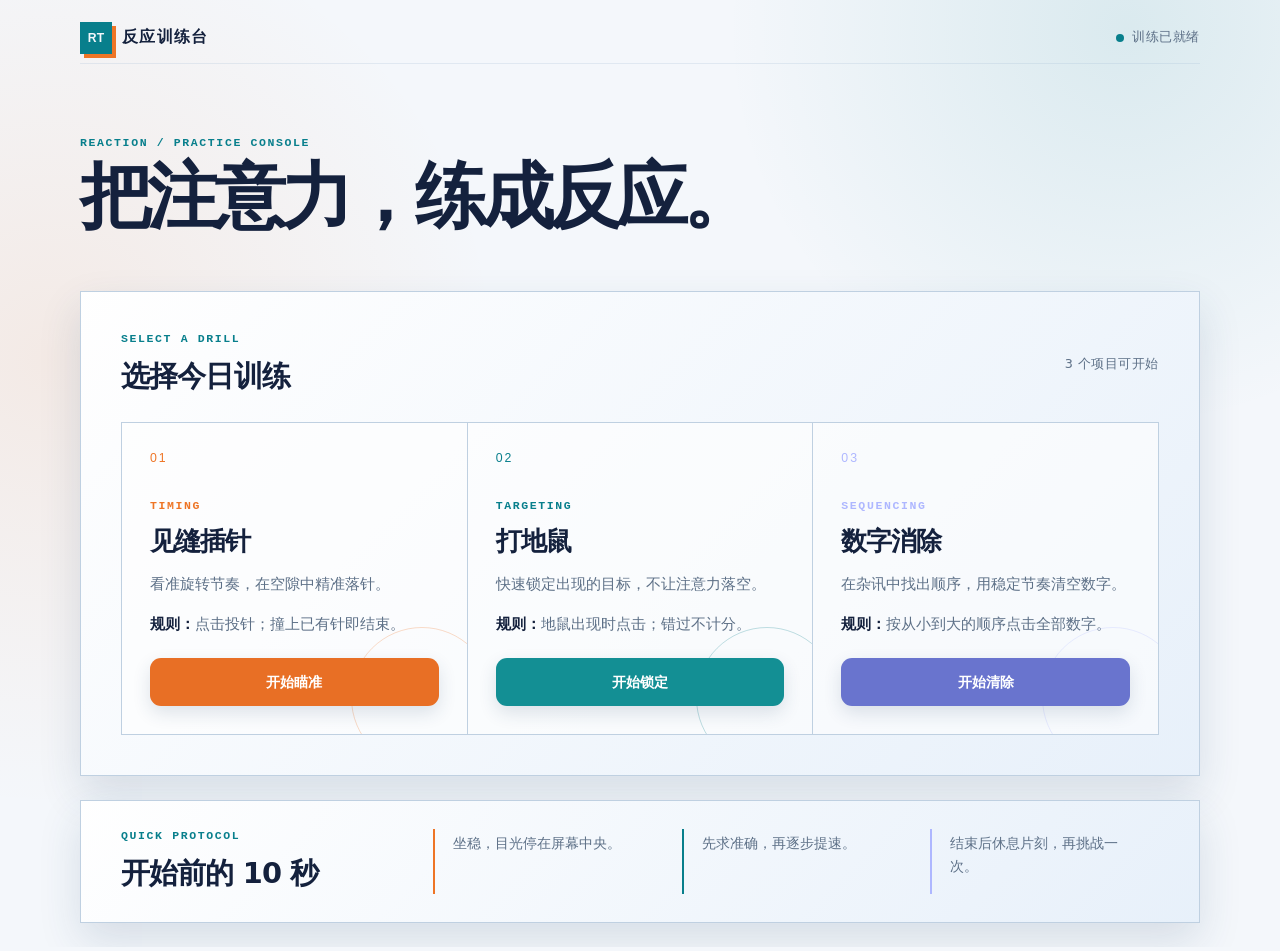
<file: reaction-training/index.html>
<!doctype html>
<html lang="zh-CN">
  <head>
    <meta charset="utf-8">
    <meta name="viewport" content="width=device-width, initial-scale=1">
    <meta name="description" content="三种短时反应训练，随时校准你的专注节奏。">
    <title>反应训练台</title>
    <link rel="stylesheet" href="assets/styles.css">
  </head>
  <body>
    <main class="site-shell">
      <header class="topbar">
        <a class="brand" href="index.html" aria-label="反应训练台首页">
          <span class="brand-mark" aria-hidden="true">RT</span>
          <span>反应训练台</span>
        </a>
        <p class="topbar-note"><span class="pulse-scale" aria-hidden="true"></span>训练已就绪</p>
      </header>

      <section class="hero" aria-labelledby="page-title">
        <p class="eyebrow">REACTION / PRACTICE CONSOLE</p>
        <h1 id="page-title">把注意力，练成反应。</h1>
      </section>

      <section class="game-panel" aria-labelledby="game-heading">
        <div class="section-heading">
          <div>
            <p class="eyebrow">SELECT A DRILL</p>
            <h2 id="game-heading">选择今日训练</h2>
          </div>
          <p class="status-line">3 个项目可开始</p>
        </div>

        <div class="game-grid">
          <article class="game-card game-card--needle">
            <div class="card-index" aria-hidden="true">01</div>
            <p class="card-kicker">TIMING</p>
            <h3>见缝插针</h3>
            <p>看准旋转节奏，在空隙中精准落针。</p>
            <p class="rule-line"><strong>规则：</strong>点击投针；撞上已有针即结束。</p>
            <a class="action-button" href="games/needle.html">开始瞄准</a>
          </article>

          <article class="game-card game-card--mole">
            <div class="card-index" aria-hidden="true">02</div>
            <p class="card-kicker">TARGETING</p>
            <h3>打地鼠</h3>
            <p>快速锁定出现的目标，不让注意力落空。</p>
            <p class="rule-line"><strong>规则：</strong>地鼠出现时点击；错过不计分。</p>
            <a class="action-button" href="games/whack-a-mole.html">开始锁定</a>
          </article>

          <article class="game-card game-card--number">
            <div class="card-index" aria-hidden="true">03</div>
            <p class="card-kicker">SEQUENCING</p>
            <h3>数字消除</h3>
            <p>在杂讯中找出顺序，用稳定节奏清空数字。</p>
            <p class="rule-line"><strong>规则：</strong>按从小到大的顺序点击全部数字。</p>
            <a class="action-button" href="games/number-clear.html">开始清除</a>
          </article>
        </div>
      </section>

      <section class="result-panel" aria-labelledby="tips-heading">
        <div>
          <p class="eyebrow">QUICK PROTOCOL</p>
          <h2 id="tips-heading">开始前的 10 秒</h2>
        </div>
        <ol class="choice-row">
          <li>坐稳，目光停在屏幕中央。</li>
          <li>先求准确，再逐步提速。</li>
          <li>结束后休息片刻，再挑战一次。</li>
        </ol>
      </section>
    </main>
  </body>
</html>
</file>
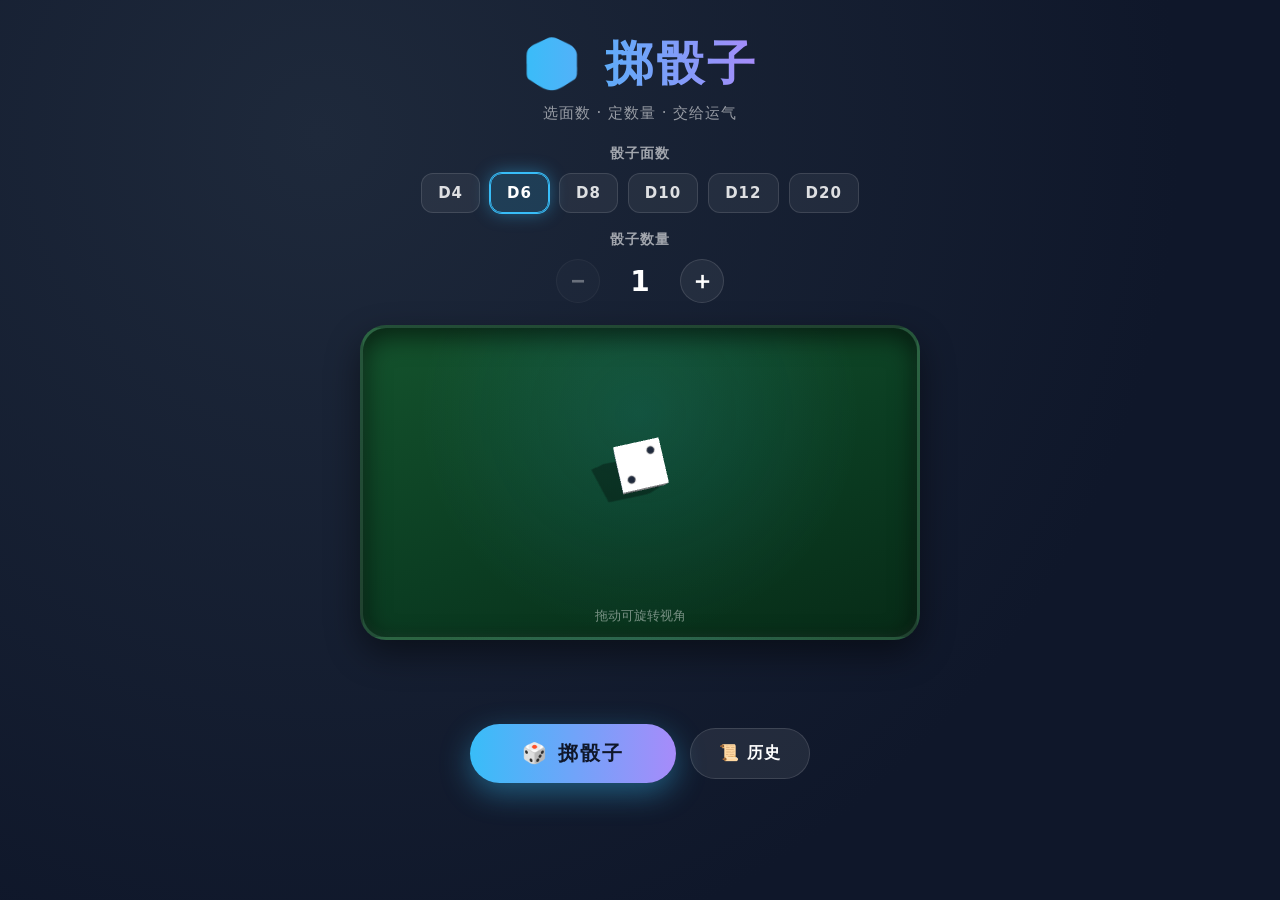
<file: dice-roller/dice-roller.html>
<!DOCTYPE html>
<html lang="zh-CN">
<head>
<meta charset="UTF-8">
<meta name="viewport" content="width=device-width, initial-scale=1.0">
<title>掷骰子</title>
<style>
  :root {
    --bg1: #0f172a;
    --bg2: #1e293b;
    --accent: #38bdf8;
    --accent2: #a78bfa;
    --card: rgba(255, 255, 255, 0.06);
    --card-border: rgba(255, 255, 255, 0.12);
  }
  * { box-sizing: border-box; margin: 0; padding: 0; }
  html { color-scheme: dark; }
  html, body { height: 100%; }
  body {
    min-height: 100vh;
    font-family: "PingFang SC", "Microsoft YaHei", "Segoe UI", system-ui, sans-serif;
    color: #fff;
    background: radial-gradient(circle at 25% 15%, var(--bg2), var(--bg1) 70%);
    display: flex;
    flex-direction: column;
    align-items: center;
    padding: 32px 16px 40px;
    overflow-x: hidden;
  }
  .header { text-align: center; margin-bottom: 22px; }
  .header h1 {
    font-size: clamp(30px, 6vw, 48px);
    font-weight: 800;
    letter-spacing: 3px;
    background: linear-gradient(90deg, var(--accent), var(--accent2));
    -webkit-background-clip: text;
    background-clip: text;
    -webkit-text-fill-color: transparent;
  }
  .header p {
    margin-top: 8px;
    font-size: 15px;
    color: rgba(255, 255, 255, 0.55);
    letter-spacing: 1px;
  }
  /* 控制区 */
  .controls-panel {
    width: 100%;
    max-width: 560px;
    display: flex;
    flex-direction: column;
    gap: 18px;
    margin-bottom: 22px;
  }
  .ctrl-row {
    display: flex;
    flex-direction: column;
    gap: 10px;
    align-items: center;
  }
  .ctrl-label {
    font-size: 14px;
    font-weight: 600;
    letter-spacing: 1px;
    color: rgba(255, 255, 255, 0.6);
  }
  .faces { display: flex; gap: 10px; flex-wrap: wrap; justify-content: center; }
  .face-btn {
    font-family: inherit;
    font-size: 15px;
    font-weight: 700;
    letter-spacing: 1px;
    color: rgba(255, 255, 255, 0.85);
    background: var(--card);
    border: 1.5px solid var(--card-border);
    border-radius: 12px;
    padding: 10px 16px;
    cursor: pointer;
    transition: transform .15s ease, border-color .15s ease, background .15s ease, box-shadow .15s ease;
    user-select: none;
  }
  .face-btn:hover { transform: translateY(-2px); border-color: rgba(255,255,255,0.3); }
  .face-btn.active {
    border-color: var(--accent);
    background: rgba(56, 189, 248, 0.16);
    color: #fff;
    box-shadow: 0 0 0 1px var(--accent), 0 0 18px rgba(56, 189, 248, 0.45);
  }
  .stepper { display: flex; align-items: center; gap: 16px; }
  .step-btn {
    width: 44px; height: 44px;
    border-radius: 50%;
    border: 1.5px solid var(--card-border);
    background: var(--card);
    color: #fff;
    font-size: 24px; font-weight: 700; line-height: 1;
    cursor: pointer;
    display: flex; align-items: center; justify-content: center;
    transition: transform .15s ease, background .15s ease, border-color .15s ease, opacity .15s ease;
    user-select: none;
  }
  .step-btn:hover:not(:disabled) { background: rgba(255,255,255,0.14); border-color: rgba(255,255,255,0.3); transform: translateY(-2px); }
  .step-btn:active:not(:disabled) { transform: translateY(1px); }
  .step-btn:disabled { opacity: .35; cursor: not-allowed; }
  .count-val { min-width: 48px; text-align: center; font-size: 28px; font-weight: 800; font-variant-numeric: tabular-nums; }

  /* 托盘（Three.js 画布容器） */
  .tray {
    position: relative;
    width: 100%;
    max-width: 560px;
    aspect-ratio: 16 / 9;
    margin-bottom: 22px;
    border-radius: 26px;
    overflow: hidden;
    background:
      radial-gradient(circle at 50% 28%, rgba(56,189,248,0.12), transparent 62%),
      linear-gradient(160deg, #14532d, #0b3d22 55%, #072b17);
    border: 3px solid rgba(255,255,255,0.10);
    box-shadow:
      inset 0 8px 26px rgba(0,0,0,0.6),
      inset 0 -3px 10px rgba(255,255,255,0.05),
      0 14px 34px rgba(0,0,0,0.45);
  }
  .tray canvas { position: absolute; inset: 0; width: 100% !important; height: 100% !important; display: block; }
  .tray-hint {
    position: absolute;
    left: 0; right: 0; bottom: 12px;
    text-align: center;
    font-size: 13px;
    color: rgba(255,255,255,0.45);
    pointer-events: none;
    transition: opacity .3s ease;
  }

  /* 结果区 */
  .result {
    height: 42px;
    margin-bottom: 20px;
    font-size: clamp(18px, 4vw, 26px);
    font-weight: 700;
    display: flex; align-items: center; justify-content: center;
    opacity: 0; transform: translateY(8px);
    transition: opacity .4s ease, transform .4s ease;
    text-align: center;
  }
  .result.show { opacity: 1; transform: translateY(0); }
  .result .total {
    background: linear-gradient(90deg, var(--accent), var(--accent2));
    -webkit-background-clip: text; background-clip: text;
    -webkit-text-fill-color: transparent;
    margin: 0 6px; font-size: 1.25em;
  }

  /* 按钮区 */
  .actions {
    display: flex; gap: 14px; align-items: center;
    flex-wrap: wrap; justify-content: center; margin-bottom: 30px;
  }
  .btn {
    border: none; cursor: pointer; font-family: inherit;
    font-size: 20px; font-weight: 800; letter-spacing: 2px;
    color: #0f172a; padding: 16px 52px; border-radius: 999px;
    background: linear-gradient(90deg, var(--accent), var(--accent2));
    box-shadow: 0 10px 30px rgba(56, 189, 248, 0.4);
    transition: transform .15s ease, box-shadow .15s ease, opacity .2s ease;
  }
  .btn:hover:not(:disabled) { transform: translateY(-2px); box-shadow: 0 14px 38px rgba(56, 189, 248, 0.55); }
  .btn:active:not(:disabled) { transform: translateY(1px); }
  .btn:disabled { cursor: not-allowed; opacity: .6; filter: saturate(.7); }
  .btn.ghost {
    background: rgba(255,255,255,0.08); color: #fff;
    border: 1.5px solid var(--card-border); box-shadow: none;
    font-size: 16px; letter-spacing: 1px; padding: 14px 28px;
  }
  .btn.ghost:hover:not(:disabled) { background: rgba(255,255,255,0.16); box-shadow: none; transform: translateY(-2px); }

  /* 历史记录 */
  .history { width: 100%; max-width: 560px; display: none; }
  .history.show { display: block; }
  .history-head { display: flex; align-items: center; justify-content: space-between; margin-bottom: 12px; }
  .history-head h3 { font-size: 15px; font-weight: 700; color: rgba(255,255,255,0.75); letter-spacing: 1px; }
  .clear-btn {
    font-family: inherit; font-size: 13px; color: rgba(255,255,255,0.6);
    background: none; border: none; cursor: pointer;
    text-decoration: underline; transition: color .15s ease;
  }
  .clear-btn:hover { color: #f87171; }
  .history-list { display: flex; flex-direction: column; gap: 8px; }
  .hist-item {
    display: flex; align-items: center; justify-content: space-between; gap: 12px;
    background: var(--card); border: 1.5px solid var(--card-border);
    border-radius: 12px; padding: 10px 14px; font-size: 14px;
  }
  .hist-item .tag { flex-shrink: 0; font-weight: 700; color: var(--accent); font-variant-numeric: tabular-nums; }
  .hist-item .rolls { flex: 1; color: rgba(255,255,255,0.7); word-break: break-word; text-align: center; font-variant-numeric: tabular-nums; }
  .hist-item .sum { flex-shrink: 0; font-weight: 800; font-variant-numeric: tabular-nums; }
  .hist-empty { text-align: center; color: rgba(255,255,255,0.4); font-size: 14px; padding: 16px 0; }

  @media (max-width: 560px) {
    .btn { padding: 14px 36px; font-size: 18px; }
    .face-btn { padding: 9px 12px; font-size: 14px; }
  }
</style>
</head>
<body>
  <div class="header">
    <h1>🎲 掷骰子</h1>
    <p>选面数 · 定数量 · 交给运气</p>
  </div>

  <div class="controls-panel">
    <div class="ctrl-row">
      <span class="ctrl-label">骰子面数</span>
      <div class="faces" id="faces"></div>
    </div>
    <div class="ctrl-row">
      <span class="ctrl-label">骰子数量</span>
      <div class="stepper">
        <button class="step-btn" id="minusBtn" aria-label="减少">−</button>
        <span class="count-val" id="countVal">1</span>
        <button class="step-btn" id="plusBtn" aria-label="增加">＋</button>
      </div>
    </div>
  </div>

  <div class="tray" id="tray">
    <div class="tray-hint" id="trayHint">拖动可旋转视角</div>
  </div>

  <div class="result" id="result"></div>

  <div class="actions">
    <button class="btn" id="rollBtn">🎲 掷骰子</button>
    <button class="btn ghost" id="historyBtn">📜 历史</button>
  </div>

  <div class="history" id="history">
    <div class="history-head">
      <h3>📜 投掷历史</h3>
      <button class="clear-btn" id="clearBtn">清空</button>
    </div>
    <div class="history-list" id="historyList"></div>
  </div>

  <script src="three.min.js"></script>
  <script src="dice-3d.js"></script>
  <script src="app.js"></script>
</body>
</html>
</file>
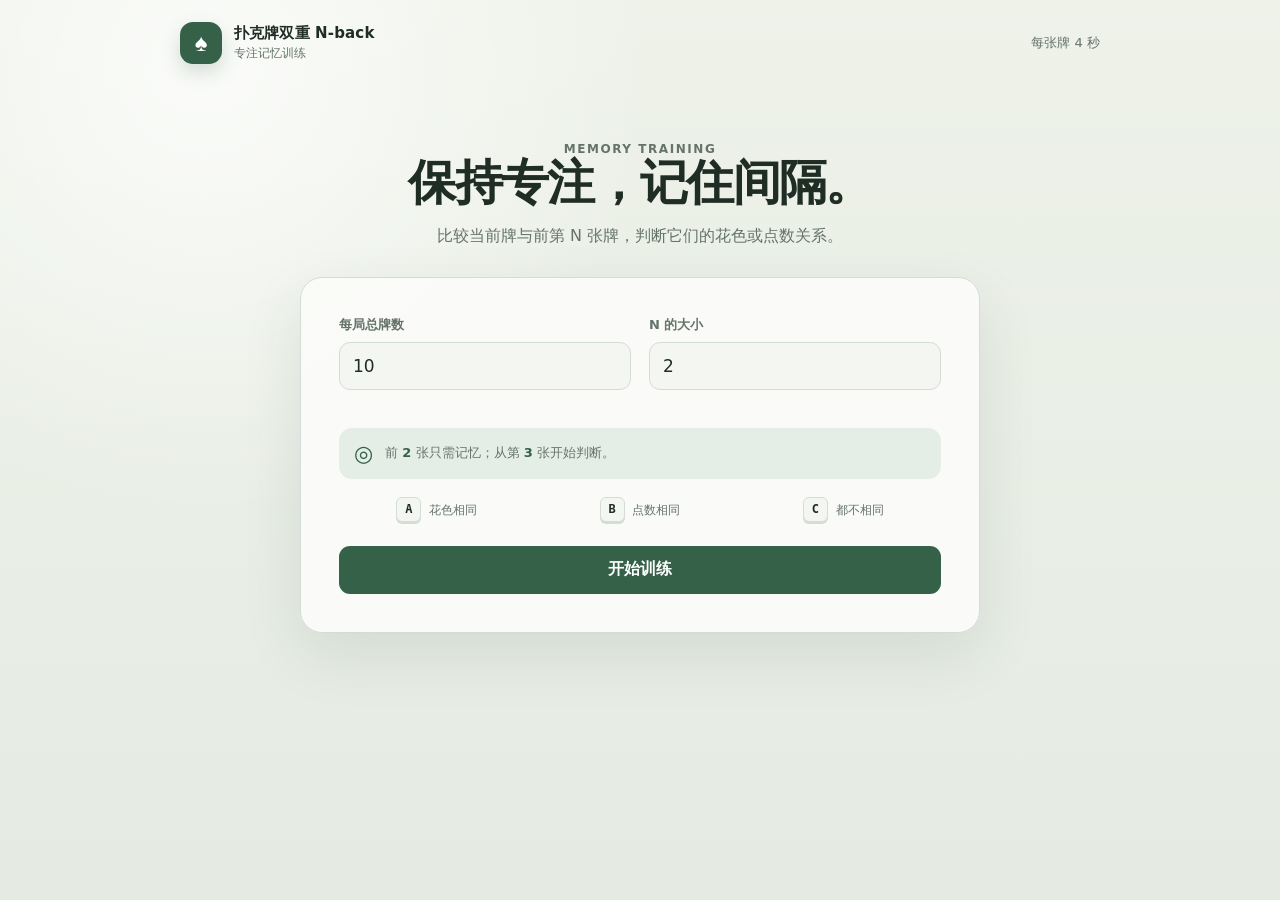
<file: poker-n-back/poker-n-back.html>
<!DOCTYPE html>
<html lang="zh-CN">
<head>
  <meta charset="UTF-8">
  <meta name="viewport" content="width=device-width, initial-scale=1.0, viewport-fit=cover">
  <meta name="color-scheme" content="light dark">
  <title>扑克牌双重 N-back</title>
  <link rel="stylesheet" href="styles.css">
</head>
<body>
  <div class="page-shell">
    <header class="site-header">
      <a class="brand" href="#" aria-label="扑克牌双重 N-back 首页">
        <span class="brand-mark" aria-hidden="true">♠</span>
        <span>
          <strong>扑克牌双重 N-back</strong>
          <small>专注记忆训练</small>
        </span>
      </a>
      <span class="header-note">每张牌 4 秒</span>
    </header>

    <main>
      <section id="setup-view" class="view setup-view" aria-labelledby="setup-title">
        <div class="intro-block">
          <p class="eyebrow">Memory training</p>
          <h1 id="setup-title">保持专注，记住间隔。</h1>
          <p class="intro-copy">比较当前牌与前第 N 张牌，判断它们的花色或点数关系。</p>
        </div>

        <div class="panel setup-panel">
          <form id="setup-form" novalidate>
            <div class="field-grid">
              <div class="field">
                <label for="total-cards">每局总牌数</label>
                <input id="total-cards" name="totalCards" type="number" min="2" max="100" step="1" value="10" inputmode="numeric" aria-describedby="total-cards-error">
                <p id="total-cards-error" class="field-error" aria-live="polite"></p>
              </div>
              <div class="field">
                <label for="n-value">N 的大小</label>
                <input id="n-value" name="n" type="number" min="1" step="1" value="2" inputmode="numeric" aria-describedby="n-value-error">
                <p id="n-value-error" class="field-error" aria-live="polite"></p>
              </div>
            </div>

            <div id="rules-summary" class="rules-summary">
              <span class="rules-icon" aria-hidden="true">◎</span>
              <p>前 <strong>2</strong> 张只需记忆；从第 <strong>3</strong> 张开始判断。</p>
            </div>

            <div class="rule-legend" aria-label="判断规则">
              <span><kbd>A</kbd> 花色相同</span>
              <span><kbd>B</kbd> 点数相同</span>
              <span><kbd>C</kbd> 都不相同</span>
            </div>

            <button id="start-button" class="primary-button" type="submit">开始训练</button>
          </form>
        </div>
      </section>

      <section id="play-view" class="view play-view" aria-labelledby="play-title" hidden>
        <h1 id="play-title" class="visually-hidden">训练进行中</h1>
        <div class="play-header">
          <div>
            <span class="meta-label">当前进度</span>
            <p class="progress-copy"><strong id="current-index">1</strong> / <span id="total-count">10</span></p>
          </div>
          <div class="timer-copy">
            <span class="meta-label">剩余时间</span>
            <p><strong id="timer-value">4.0</strong> 秒</p>
          </div>
        </div>

        <div class="timer-track" role="progressbar" aria-label="本张牌剩余时间" aria-valuemin="0" aria-valuemax="4000" aria-valuenow="4000">
          <div id="timer-bar" class="timer-bar"></div>
        </div>

        <div class="stage-copy">
          <span id="stage-badge" class="stage-badge">记忆阶段</span>
          <p id="comparison-copy">记住这张牌，暂时无需判断</p>
        </div>

        <div class="card-stage" aria-live="off">
          <div id="playing-card" class="playing-card" role="img" aria-label="黑桃 A">
            <div class="card-corner">
              <span id="card-rank">A</span>
              <span id="card-suit">♠</span>
            </div>
            <span id="card-suit-large" class="card-suit-large" aria-hidden="true">♠</span>
            <div class="card-corner card-corner-bottom" aria-hidden="true">
              <span id="card-rank-bottom">A</span>
              <span id="card-suit-bottom">♠</span>
            </div>
          </div>
        </div>

        <div id="feedback" class="feedback" role="status" aria-live="polite"></div>

        <div class="answer-grid" aria-label="请选择判断结果">
          <button id="answer-a" class="answer-button" type="button" data-answer="A" disabled>
            <kbd>A</kbd><span>花色相同</span>
          </button>
          <button id="answer-b" class="answer-button" type="button" data-answer="B" disabled>
            <kbd>B</kbd><span>点数相同</span>
          </button>
          <button id="answer-c" class="answer-button" type="button" data-answer="C" disabled>
            <kbd>C</kbd><span>都不相同</span>
          </button>
        </div>
        <p class="keyboard-hint">点击按钮，或直接按键盘 A / B / C</p>
      </section>

      <section id="results-view" class="view results-view" aria-labelledby="results-title" hidden>
        <div class="results-heading">
          <div>
            <p class="eyebrow">Session complete</p>
            <h1 id="results-title">本局训练完成</h1>
          </div>
          <div class="result-actions">
            <button id="settings-button" class="secondary-button" type="button">修改设置</button>
            <button id="replay-button" class="primary-button compact" type="button">再来一局</button>
          </div>
        </div>

        <div class="score-panel panel">
          <div>
            <span class="meta-label">本局正确率</span>
            <p id="accuracy-value" class="accuracy-value">0%</p>
            <p id="score-detail" class="score-detail">0 / 0 次判断正确</p>
          </div>
          <div class="score-ring" aria-hidden="true"><span>✓</span></div>
        </div>

        <div class="records-panel panel">
          <div class="records-heading">
            <h2>逐牌对比记录</h2>
            <p>包括记忆牌、作答和超时情况</p>
          </div>
          <div class="table-scroll">
            <table>
              <thead>
                <tr>
                  <th scope="col">序号</th>
                  <th scope="col">当前牌</th>
                  <th scope="col">对比牌</th>
                  <th scope="col">你的选择</th>
                  <th scope="col">正确答案</th>
                  <th scope="col">结果</th>
                </tr>
              </thead>
              <tbody id="records-body"></tbody>
            </table>
          </div>
        </div>
      </section>
    </main>
  </div>

  <p id="live-region" class="visually-hidden" aria-live="polite"></p>

  <script src="game-core.js"></script>
  <script src="app.js"></script>
</body>
</html>
</file>
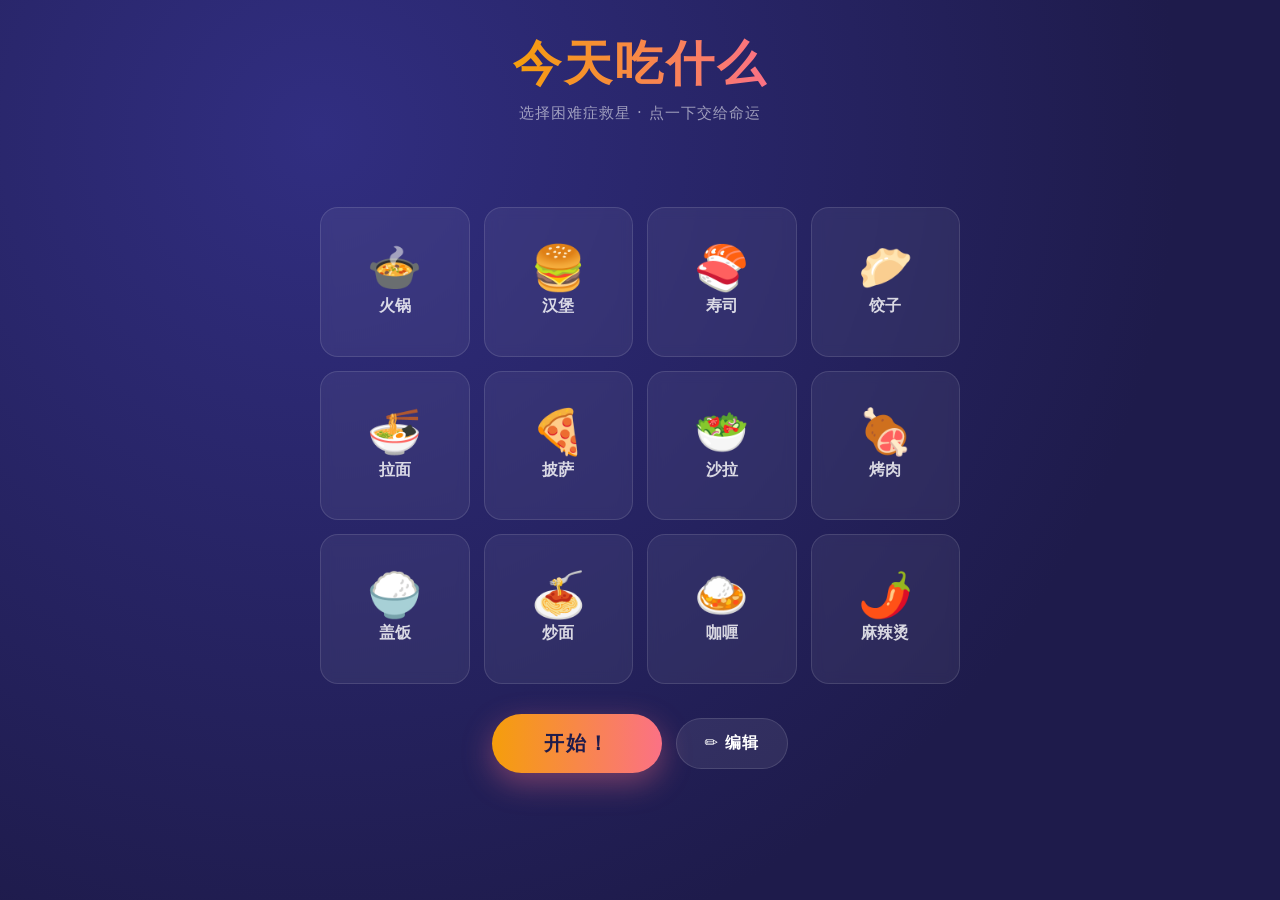
<file: what-to-eat/what-to-eat.html>
<!DOCTYPE html>
<html lang="zh-CN">
<head>
<meta charset="UTF-8">
<meta name="viewport" content="width=device-width, initial-scale=1.0">
<title>今天吃什么</title>
<style>
  :root {
    --bg1: #1e1b4b;
    --bg2: #312e81;
    --accent: #f59e0b;
    --accent2: #fb7185;
    --card: rgba(255, 255, 255, 0.06);
    --card-border: rgba(255, 255, 255, 0.12);
  }
  * { box-sizing: border-box; margin: 0; padding: 0; }
  html, body { height: 100%; }
  body {
    min-height: 100vh;
    font-family: "PingFang SC", "Microsoft YaHei", "Segoe UI", system-ui, sans-serif;
    color: #fff;
    background: radial-gradient(circle at 25% 15%, var(--bg2), var(--bg1) 70%);
    display: flex;
    flex-direction: column;
    align-items: center;
    padding: 32px 16px 40px;
    overflow-x: hidden;
  }
  .header { text-align: center; margin-bottom: 22px; }
  .header h1 {
    font-size: clamp(30px, 6vw, 48px);
    font-weight: 800;
    letter-spacing: 3px;
    background: linear-gradient(90deg, var(--accent), var(--accent2));
    -webkit-background-clip: text;
    background-clip: text;
    -webkit-text-fill-color: transparent;
  }
  .header p {
    margin-top: 8px;
    font-size: 15px;
    color: rgba(255, 255, 255, 0.55);
    letter-spacing: 1px;
  }
  .result {
    height: 42px;
    margin-bottom: 20px;
    font-size: clamp(18px, 4vw, 26px);
    font-weight: 700;
    display: flex;
    align-items: center;
    justify-content: center;
    opacity: 0;
    transform: translateY(8px);
    transition: opacity .4s ease, transform .4s ease;
    text-align: center;
  }
  .result.show { opacity: 1; transform: translateY(0); }
  .result .food-name {
    background: linear-gradient(90deg, var(--accent), var(--accent2));
    -webkit-background-clip: text;
    background-clip: text;
    -webkit-text-fill-color: transparent;
    margin: 0 6px;
  }

  .grid {
    display: grid;
    grid-template-columns: repeat(4, 1fr);
    gap: 14px;
    width: 100%;
    max-width: 640px;
    margin-bottom: 30px;
  }
  .cell {
    position: relative;
    aspect-ratio: 1 / 1;
    background: var(--card);
    border: 1.5px solid var(--card-border);
    border-radius: 18px;
    display: flex;
    flex-direction: column;
    align-items: center;
    justify-content: center;
    gap: 6px;
    padding: 8px;
    transition: transform .18s ease, box-shadow .18s ease, border-color .18s ease, background .18s ease;
    backdrop-filter: blur(6px);
    -webkit-backdrop-filter: blur(6px);
    cursor: default;
    user-select: none;
  }
  .cell:hover { transform: translateY(-3px); border-color: rgba(255,255,255,0.28); }
  .cell .emoji { font-size: clamp(30px, 7vw, 44px); line-height: 1; }
  .cell .name { font-size: clamp(13px, 3vw, 16px); color: rgba(255,255,255,0.82); font-weight: 600; }

  .cell.active {
    border-color: var(--accent);
    background: rgba(245, 158, 11, 0.16);
    box-shadow: 0 0 0 2px var(--accent), 0 0 24px rgba(245, 158, 11, 0.55);
    transform: translateY(-3px) scale(1.06);
    z-index: 2;
  }
  .cell.winner {
    border-color: var(--accent2);
    background: rgba(251, 113, 133, 0.18);
    box-shadow: 0 0 0 2px var(--accent2), 0 0 34px rgba(251, 113, 133, 0.7);
    z-index: 3;
    transform: scale(1.1);
    animation: pop 0.6s ease;
  }
  @keyframes pop {
    0%   { transform: scale(1.06); }
    40%  { transform: scale(1.22); }
    100% { transform: scale(1.1); }
  }
  /* 编辑模式下的删除角标 */
  .cell .del {
    position: absolute;
    top: -8px;
    right: -8px;
    width: 26px;
    height: 26px;
    border-radius: 50%;
    border: none;
    background: #ef4444;
    color: #fff;
    font-size: 16px;
    font-weight: 700;
    line-height: 1;
    cursor: pointer;
    display: none;
    align-items: center;
    justify-content: center;
    box-shadow: 0 3px 10px rgba(0,0,0,0.35);
    z-index: 4;
  }
  .cell .del:hover { background: #dc2626; transform: scale(1.12); }
  body.editing .cell .del { display: flex; }
  body.editing .cell { animation: wobble 0.4s ease infinite alternate; }
  body.editing .cell:hover { transform: none; }
  @keyframes wobble {
    from { transform: rotate(-1deg); }
    to   { transform: rotate(1deg); }
  }

  /* 按钮区 */
  .controls {
    display: flex;
    gap: 14px;
    align-items: center;
    flex-wrap: wrap;
    justify-content: center;
  }
  .btn {
    border: none;
    cursor: pointer;
    font-family: inherit;
    font-size: 20px;
    font-weight: 800;
    letter-spacing: 2px;
    color: #1e1b4b;
    padding: 16px 52px;
    border-radius: 999px;
    background: linear-gradient(90deg, var(--accent), var(--accent2));
    box-shadow: 0 10px 30px rgba(251, 113, 133, 0.4);
    transition: transform .15s ease, box-shadow .15s ease, opacity .2s ease;
  }
  .btn:hover:not(:disabled) { transform: translateY(-2px); box-shadow: 0 14px 38px rgba(251, 113, 133, 0.55); }
  .btn:active:not(:disabled) { transform: translateY(1px); }
  .btn:disabled { cursor: not-allowed; opacity: .6; filter: saturate(.7); }

  .btn.ghost {
    background: rgba(255,255,255,0.08);
    color: #fff;
    border: 1.5px solid var(--card-border);
    box-shadow: none;
    font-size: 16px;
    letter-spacing: 1px;
    padding: 14px 28px;
  }
  .btn.ghost:hover:not(:disabled) { background: rgba(255,255,255,0.16); box-shadow: none; transform: translateY(-2px); }
  /* 编辑面板 */
  .editor {
    width: 100%;
    max-width: 640px;
    margin-bottom: 30px;
    background: rgba(255,255,255,0.04);
    border: 1.5px solid var(--card-border);
    border-radius: 20px;
    padding: 20px;
    display: none;
  }
  body.editing .editor { display: block; }
  .editor h3 {
    font-size: 15px;
    font-weight: 700;
    color: rgba(255,255,255,0.75);
    margin-bottom: 12px;
    letter-spacing: 1px;
  }
  .editor h3:not(:first-child) { margin-top: 22px; }

  .add-row { display: flex; gap: 10px; flex-wrap: wrap; }
  .add-row input {
    font-family: inherit;
    font-size: 15px;
    color: #fff;
    background: rgba(0,0,0,0.25);
    border: 1.5px solid var(--card-border);
    border-radius: 12px;
    padding: 12px 14px;
    outline: none;
    transition: border-color .15s ease;
  }
  .add-row input:focus { border-color: var(--accent); }
  .add-row input.emoji-in { width: 72px; text-align: center; font-size: 22px; }
  .add-row input.name-in { flex: 1; min-width: 120px; }
  .add-row .btn.add {
    font-size: 15px;
    letter-spacing: 1px;
    padding: 12px 24px;
  }

  .palette {
    display: grid;
    grid-template-columns: repeat(auto-fill, minmax(84px, 1fr));
    gap: 10px;
    max-height: 320px;
    overflow-y: auto;
    padding: 4px 4px 4px 0;
  }
  .chip {
    display: flex;
    flex-direction: column;
    align-items: center;
    gap: 4px;
    padding: 10px 4px;
    border-radius: 14px;
    background: rgba(255,255,255,0.05);
    border: 1.5px solid var(--card-border);
    cursor: pointer;
    transition: transform .12s ease, background .12s ease, border-color .12s ease;
    user-select: none;
  }
  .chip:hover { background: rgba(255,255,255,0.12); transform: translateY(-2px); }
  .chip .c-emoji { font-size: 26px; line-height: 1; }
  .chip .c-name { font-size: 12px; color: rgba(255,255,255,0.7); }
  .chip.added {
    border-color: rgba(52, 211, 153, 0.6);
    background: rgba(52, 211, 153, 0.12);
    cursor: default;
  }
  .chip.added .c-name::after { content: " ✓"; color: #34d399; }
  .chip.added:hover { transform: none; }

  .editor .tip { font-size: 13px; color: rgba(255,255,255,0.45); margin-top: 6px; }

  @media (max-width: 560px) {
    .grid { gap: 10px; }
    .btn { padding: 14px 36px; font-size: 18px; }
  }

  /* 撒花彩带 */
  .confetti {
    position: fixed;
    top: -12px;
    width: 9px;
    height: 14px;
    border-radius: 2px;
    pointer-events: none;
    z-index: 50;
    opacity: 0;
  }
  @keyframes fall {
    0%   { transform: translateY(0) rotateZ(0deg); opacity: 1; }
    100% { transform: translateY(105vh) rotateZ(720deg); opacity: 1; }
  }
</style>
</head>
<body>
  <div class="header">
    <h1>今天吃什么</h1>
    <p>选择困难症救星 · 点一下交给命运</p>
  </div>

  <div class="result" id="result"></div>

  <div class="grid" id="grid"></div>

  <div class="editor" id="editor">
    <h3>➕ 自定义添加</h3>
    <div class="add-row">
      <input class="emoji-in" id="emojiIn" maxlength="4" placeholder="🍩" title="图标（emoji）">
      <input class="name-in" id="nameIn" maxlength="10" placeholder="输入食物名称，回车添加">
      <button class="btn add" id="addBtn">添加</button>
    </div>
    <p class="tip">图标可留空，会自动用 🍽️ 占位。列表已自动保存到本地浏览器。</p>

    <h3>🍱 从备选库里挑（点一下即可加入）</h3>
    <div class="palette" id="palette"></div>
  </div>

  <div class="controls">
    <button class="btn" id="startBtn">开始！</button>
    <button class="btn ghost" id="editBtn">✏️ 编辑</button>
    <button class="btn ghost" id="resetBtn" style="display:none">↺ 恢复默认</button>
  </div>

<script>
  // 默认食物（首次打开时使用）
  const DEFAULT_FOODS = [
    { emoji: "🍲", name: "火锅" },
    { emoji: "🍔", name: "汉堡" },
    { emoji: "🍣", name: "寿司" },
    { emoji: "🥟", name: "饺子" },
    { emoji: "🍜", name: "拉面" },
    { emoji: "🍕", name: "披萨" },
    { emoji: "🥗", name: "沙拉" },
    { emoji: "🍖", name: "烤肉" },
    { emoji: "🍚", name: "盖饭" },
    { emoji: "🍝", name: "炒面" },
    { emoji: "🍛", name: "咖喱" },
    { emoji: "🌶️", name: "麻辣烫" }
  ];

  // 备选食物库 —— 编辑模式里点一下即可加入
  const PALETTE = [
    { emoji: "🍚", name: "米饭" },
    { emoji: "🍛", name: "咖喱饭" },
    { emoji: "🍜", name: "拉面" },
    { emoji: "🍲", name: "火锅" },
    { emoji: "🍢", name: "关东煮" },
    { emoji: "🌶️", name: "麻辣烫" },
    { emoji: "🍝", name: "意面" },
    { emoji: "🥘", name: "烩饭" },
    { emoji: "🍳", name: "煎蛋" },
    { emoji: "🥚", name: "卤蛋" },
    { emoji: "🥟", name: "饺子" },
    { emoji: "🥠", name: "馄饨" },
    { emoji: "🫓", name: "馅饼" },
    { emoji: "🥧", name: "派" },
    { emoji: "🍕", name: "披萨" },
    { emoji: "🍔", name: "汉堡" },
    { emoji: "🌭", name: "热狗" },
    { emoji: "🥪", name: "三明治" },
    { emoji: "🌮", name: "塔可" },
    { emoji: "🌯", name: "卷饼" },
    { emoji: "🥙", name: "皮塔卷" },
    { emoji: "🧆", name: "沙拉三角" },
    { emoji: "🍟", name: "薯条" },
    { emoji: "🍗", name: "炸鸡" },
    { emoji: "🍖", name: "烤肉" },
    { emoji: "🥩", name: "牛排" },
    { emoji: "🥓", name: "培根" },
    { emoji: "🍤", name: "炸虾" },
    { emoji: "🦞", name: "龙虾" },
    { emoji: "🦀", name: "螃蟹" },
    { emoji: "🦐", name: "小龙虾" },
    { emoji: "🦑", name: "鱿鱼" },
    { emoji: "🐟", name: "烤鱼" },
    { emoji: "🍣", name: "寿司" },
    { emoji: "🍱", name: "便当" },
    { emoji: "🍙", name: "饭团" },
    { emoji: "🍘", name: "米饼" },
    { emoji: "🥮", name: "月饼" },
    { emoji: "🍠", name: "烤红薯" },
    { emoji: "🥔", name: "土豆" },
    { emoji: "🌽", name: "玉米" },
    { emoji: "🥗", name: "沙拉" },
    { emoji: "🥦", name: "西兰花" },
    { emoji: "🍅", name: "番茄" },
    { emoji: "🍄", name: "菌菇" },
    { emoji: "🧀", name: "芝士" },
    { emoji: "🥯", name: "贝果" },
    { emoji: "🥐", name: "可颂" },
    { emoji: "🍞", name: "面包" },
    { emoji: "🥖", name: "法棍" },
    { emoji: "🥨", name: "扭结饼" },
    { emoji: "🫔", name: "粽子" },
    { emoji: "🍥", name: "鱼板面" },
    { emoji: "🍡", name: "团子" },
    { emoji: "🍧", name: "刨冰" },
    { emoji: "🍨", name: "冰淇淋" },
    { emoji: "🍦", name: "甜筒" },
    { emoji: "🍰", name: "蛋糕" },
    { emoji: "🎂", name: "生日蛋糕" },
    { emoji: "🧁", name: "纸杯蛋糕" },
    { emoji: "🍮", name: "布丁" },
    { emoji: "🍩", name: "甜甜圈" },
    { emoji: "🍪", name: "曲奇" },
    { emoji: "🍫", name: "巧克力" },
    { emoji: "🍬", name: "糖果" },
    { emoji: "🥞", name: "松饼" },
    { emoji: "🧇", name: "华夫饼" },
    { emoji: "🍵", name: "茶" },
    { emoji: "🧋", name: "奶茶" },
    { emoji: "☕", name: "咖啡" },
    { emoji: "🥤", name: "汽水" },
    { emoji: "🧃", name: "果汁" },
    { emoji: "🍺", name: "啤酒" },
    { emoji: "🍜", name: "米线" },
    { emoji: "🍢", name: "串串" },
    { emoji: "🥣", name: "粥" },
    { emoji: "🍏", name: "水果" }
  ];
  const STORAGE_KEY = "whatToEat.foods.v1";

  const grid = document.getElementById("grid");
  const editor = document.getElementById("editor");
  const palette = document.getElementById("palette");
  const startBtn = document.getElementById("startBtn");
  const editBtn = document.getElementById("editBtn");
  const resetBtn = document.getElementById("resetBtn");
  const addBtn = document.getElementById("addBtn");
  const emojiIn = document.getElementById("emojiIn");
  const nameIn = document.getElementById("nameIn");
  const result = document.getElementById("result");

  let foods = loadFoods();
  let cells = [];
  let spinning = false;
  let editing = false;

  function loadFoods() {
    try {
      const raw = localStorage.getItem(STORAGE_KEY);
      if (raw) {
        const parsed = JSON.parse(raw);
        if (Array.isArray(parsed) && parsed.length) return parsed;
      }
    } catch (e) { /* 忽略损坏数据 */ }
    return DEFAULT_FOODS.slice();
  }

  function saveFoods() {
    try { localStorage.setItem(STORAGE_KEY, JSON.stringify(foods)); } catch (e) {}
  }

  // 渲染食物网格
  function renderGrid() {
    grid.innerHTML = "";
    // 最多四行：列数 = ceil(数量 / 4)，最少 4 列。超过 16 个自动加列而不加行。
    const cols = Math.max(4, Math.ceil(foods.length / 4));
    grid.style.gridTemplateColumns = `repeat(${cols}, 1fr)`;
    // 列数超过 4 时同步放宽宽度，让格子保持大小、只是往两侧扩展
    grid.style.maxWidth = (cols * 160) + "px";
    cells = foods.map((food, i) => {
      const cell = document.createElement("div");
      cell.className = "cell";
      cell.dataset.index = i;
      cell.innerHTML =
        `<span class="emoji">${food.emoji}</span>` +
        `<span class="name">${food.name}</span>` +
        `<button class="del" title="删除" aria-label="删除">×</button>`;
      cell.querySelector(".del").addEventListener("click", (e) => {
        e.stopPropagation();
        removeFood(i);
      });
      grid.appendChild(cell);
      return cell;
    });
  }

  // 渲染备选库
  function renderPalette() {
    palette.innerHTML = "";
    PALETTE.forEach(item => {
      const chip = document.createElement("div");
      chip.className = "chip";
      chip.innerHTML = `<span class="c-emoji">${item.emoji}</span><span class="c-name">${item.name}</span>`;
      chip.addEventListener("click", () => {
        if (hasFood(item.name)) return;
        foods.push({ emoji: item.emoji, name: item.name });
        saveFoods();
        renderGrid();
        refreshPaletteState();
      });
      palette.appendChild(chip);
    });
    refreshPaletteState();
  }

  // 已加入的备选打勾、禁用
  function refreshPaletteState() {
    Array.from(palette.children).forEach((chip, idx) => {
      const item = PALETTE[idx];
      if (hasFood(item.name)) chip.classList.add("added");
      else chip.classList.remove("added");
    });
  }

  function hasFood(name) {
    return foods.some(f => f.name === name);
  }

  function removeFood(index) {
    if (foods.length <= 1) {
      alert("至少要保留一种食物哦～");
      return;
    }
    foods.splice(index, 1);
    saveFoods();
    renderGrid();
    refreshPaletteState();
  }

  function addCustom() {
    const name = nameIn.value.trim();
    if (!name) { nameIn.focus(); return; }
    if (hasFood(name)) {
      alert("已经有这个食物啦～");
      nameIn.select();
      return;
    }
    const emoji = emojiIn.value.trim() || "🍽️";
    foods.push({ emoji, name });
    saveFoods();
    renderGrid();
    refreshPaletteState();
    emojiIn.value = "";
    nameIn.value = "";
    nameIn.focus();
  }
  // 编辑模式切换
  function setEditing(on) {
    editing = on;
    document.body.classList.toggle("editing", on);
    editBtn.textContent = on ? "✅ 完成" : "✏️ 编辑";
    resetBtn.style.display = on ? "" : "none";
    startBtn.disabled = on || spinning;
    if (on) {
      result.classList.remove("show");
      clearMarks();
      refreshPaletteState();
    }
  }

  function resetFoods() {
    if (!confirm("确定恢复成默认食物列表吗？当前的自定义会被清空。")) return;
    foods = DEFAULT_FOODS.slice();
    saveFoods();
    renderGrid();
    refreshPaletteState();
  }

  function clearMarks() {
    cells.forEach(c => c.classList.remove("active", "winner"));
  }

  // 跑马灯抽奖
  function spin() {
    if (spinning || editing) return;
    spinning = true;
    startBtn.disabled = true;
    editBtn.disabled = true;
    startBtn.textContent = "选择中…";
    result.classList.remove("show");
    clearMarks();

    const n = cells.length;
    const winner = Math.floor(Math.random() * n);
    const extraLoops = 2 + Math.floor(Math.random() * 2);
    // 从 0 出发，走 totalSteps 步后停在 winner
    const totalSteps = extraLoops * n + ((winner % n) + n) % n + n;

    let step = 0;
    let current = -1;

    function tick() {
      if (current >= 0) cells[current].classList.remove("active");
      current = step % n;
      cells[current].classList.add("active");

      step++;
      if (step > totalSteps) {
        finish(current);
        return;
      }
      const progress = step / totalSteps;
      const delay = 55 + Math.pow(progress, 2.6) * 380;
      setTimeout(tick, delay);
    }
    tick();
  }

  function finish(index) {
    const cell = cells[index];
    cell.classList.remove("active");
    cell.classList.add("winner");

    const food = foods[index];
    result.innerHTML = `今天吃 <span class="food-name">${food.emoji} ${food.name}</span> 吧！`;
    result.classList.add("show");
    launchConfetti();

    spinning = false;
    startBtn.disabled = false;
    editBtn.disabled = false;
    startBtn.textContent = "再来一次";
  }

  function launchConfetti() {
    const colors = ["#f59e0b", "#fb7185", "#a78bfa", "#34d399", "#60a5fa", "#fbbf24"];
    for (let i = 0; i < 60; i++) {
      const c = document.createElement("div");
      c.className = "confetti";
      c.style.left = Math.random() * 100 + "vw";
      c.style.background = colors[Math.floor(Math.random() * colors.length)];
      const duration = 1.8 + Math.random() * 1.4;
      const delay = Math.random() * 0.5;
      c.style.animation = `fall ${duration}s linear ${delay}s forwards`;
      document.body.appendChild(c);
      setTimeout(() => c.remove(), (duration + delay) * 1000 + 100);
    }
  }

  // 事件绑定
  startBtn.addEventListener("click", spin);
  editBtn.addEventListener("click", () => setEditing(!editing));
  resetBtn.addEventListener("click", resetFoods);
  addBtn.addEventListener("click", addCustom);
  nameIn.addEventListener("keydown", (e) => { if (e.key === "Enter") addCustom(); });
  emojiIn.addEventListener("keydown", (e) => { if (e.key === "Enter") nameIn.focus(); });

  // 初始化
  renderGrid();
  renderPalette();
</script>
</body>
</html>
</file>
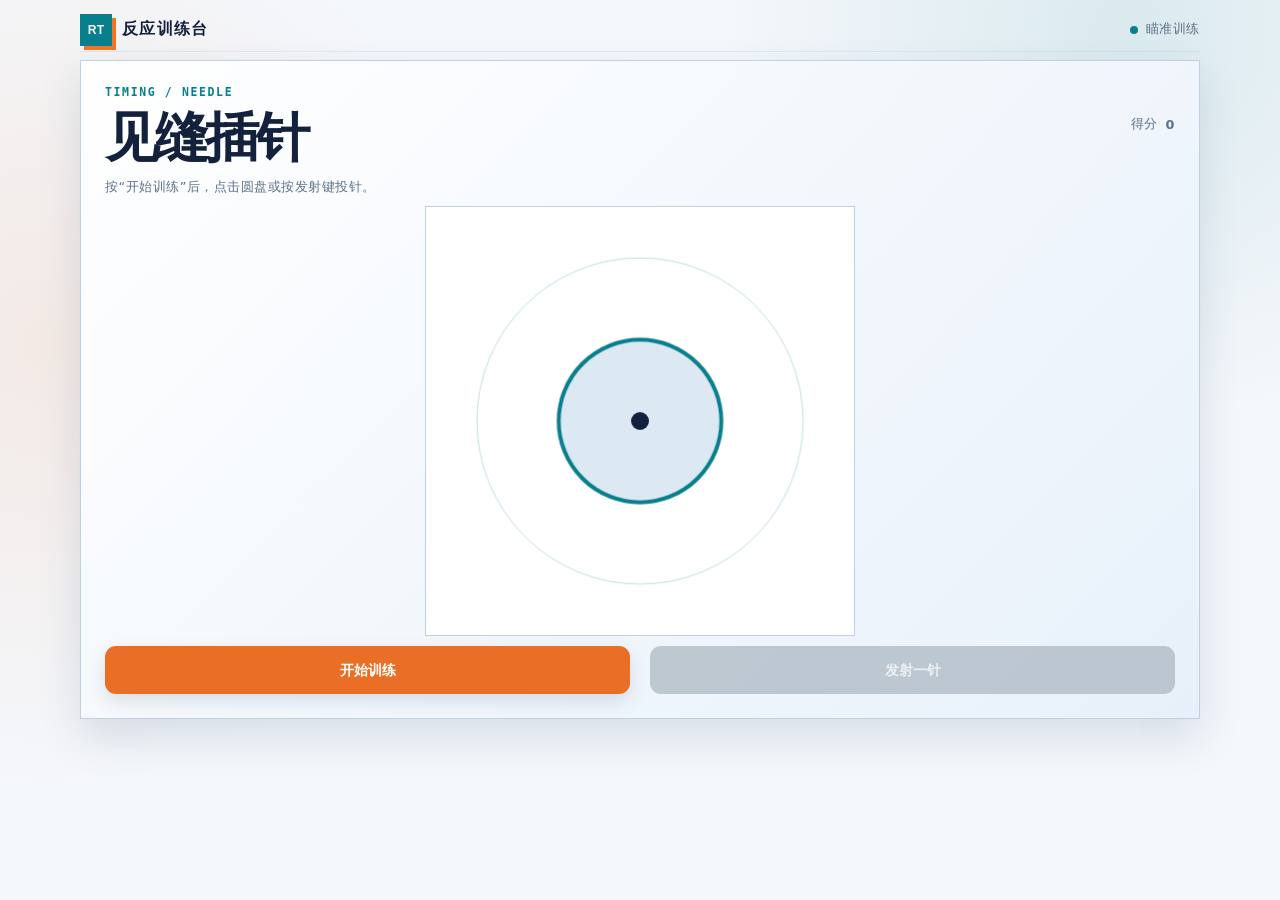
<file: reaction-training/games/needle.html>
<!doctype html>
<html lang="zh-CN">
  <head>
    <meta charset="utf-8">
    <meta name="viewport" content="width=device-width, initial-scale=1">
    <meta name="description" content="在旋转圆盘的空隙中投下每一根针。">
    <title>见缝插针｜反应训练台</title>
    <link rel="stylesheet" href="../assets/styles.css">
    <style>
      .needle-canvas {
        display: block;
        width: min(100%, clamp(300px, calc(100svh - 270px), 430px));
        aspect-ratio: 1;
        height: auto;
        margin: 10px auto;
        touch-action: manipulation;
      }

      @media (max-width: 760px) {
        .needle-canvas { width: min(100%, 560px); margin: 18px auto; }
      }
    </style>
  </head>
  <body class="game-page">
    <main class="site-shell">
      <header class="topbar">
        <a class="brand" href="../index.html" aria-label="返回反应训练台首页">
          <span class="brand-mark" aria-hidden="true">RT</span>
          <span>反应训练台</span>
        </a>
        <p class="topbar-note"><span class="pulse-scale" aria-hidden="true"></span>瞄准训练</p>
      </header>

      <section class="game-panel" aria-labelledby="needle-title">
        <div class="section-heading">
          <div>
            <p class="eyebrow">TIMING / NEEDLE</p>
            <h1 id="needle-title" class="game-title">见缝插针</h1>
          </div>
          <p class="status-line">得分 <strong id="needle-score">0</strong></p>
        </div>

        <p id="needle-live" class="status-line" role="status" aria-live="polite">按“开始训练”后，点击圆盘或按发射键投针。</p>

        <canvas id="needle-canvas" class="game-surface needle-canvas" width="600" height="600" tabindex="0" aria-label="见缝插针游戏区域。运行时点击或按回车、空格键发射。"></canvas>

        <div class="choice-row" aria-label="游戏操作">
          <button id="needle-start" class="action-button" type="button">开始训练</button>
          <button id="needle-fire" class="action-button" type="button" disabled>发射一针</button>
        </div>
      </section>

      <section id="needle-result" class="result-panel" aria-labelledby="needle-result-title" hidden>
        <div>
          <p class="eyebrow">ROUND COMPLETE</p>
          <h2 id="needle-result-title">本局结束</h2>
        </div>
        <div>
          <p id="needle-result-copy" class="hero-copy"></p>
          <p id="needle-best-record" class="best-record" role="status" aria-live="polite"></p>
          <button id="needle-replay" class="action-button" type="button">再来一次</button>
        </div>
      </section>
    </main>

    <script src="../assets/common.js"></script>
    <script src="needle-core.js"></script>
    <script src="needle.js"></script>
  </body>
</html>
</file>
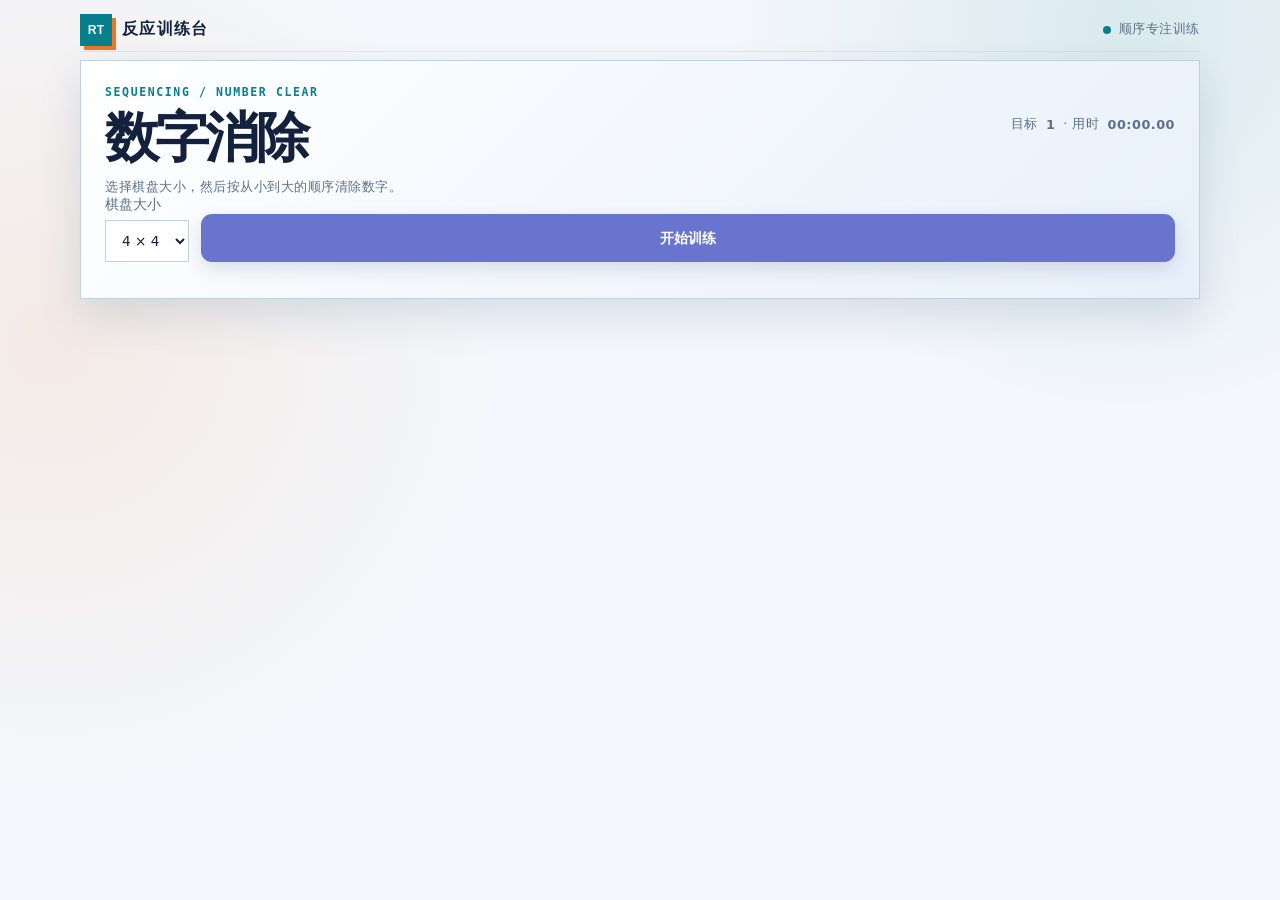
<file: reaction-training/games/number-clear.html>
<!doctype html>
<html lang="zh-CN">
  <head>
    <meta charset="utf-8">
    <meta name="viewport" content="width=device-width, initial-scale=1">
    <meta name="description" content="按从小到大的顺序清除数字，训练注意力与节奏。">
    <title>数字消除｜反应训练台</title>
    <link rel="stylesheet" href="../assets/styles.css">
    <style>
      .number-grid { display: grid; grid-template-columns: repeat(var(--number-columns, 4), minmax(0, 1fr)); gap: clamp(6px, 1.2vh, 10px); margin-top: 12px; }
      .number-cell { min-height: clamp(42px, 7vh, 54px); color: var(--paper); border: 1px solid var(--line); background: var(--panel); box-shadow: 0 3px 0 rgba(38, 71, 105, .08); font: 700 clamp(1rem, 3vw, 1.4rem)/1 var(--font-display, sans-serif); cursor: pointer; }
      .number-cell:not(:disabled):hover { border-color: var(--cyan); background: var(--panel-raised); }
      .number-cell--cleared { visibility: hidden; }
      .number-cell--wrong { border-color: var(--signal); background: rgba(238, 117, 38, .16); animation: number-wrong .28s ease-in-out; }
      @keyframes number-wrong { 50% { transform: translateX(-4px); } }
      @media (max-width: 480px) { .number-grid { gap: 7px; } .number-cell { min-height: 45px; } }
    </style>
  </head>
  <body class="game-page">
    <main class="site-shell">
      <header class="topbar">
        <a class="brand" href="../index.html" aria-label="返回反应训练台首页">
          <span class="brand-mark" aria-hidden="true">RT</span>
          <span>反应训练台</span>
        </a>
        <p class="topbar-note"><span class="pulse-scale" aria-hidden="true"></span>顺序专注训练</p>
      </header>

      <section class="game-panel" aria-labelledby="number-title">
        <div class="section-heading">
          <div>
            <p class="eyebrow">SEQUENCING / NUMBER CLEAR</p>
            <h1 id="number-title" class="game-title">数字消除</h1>
          </div>
          <p class="status-line">目标 <strong id="number-target">1</strong> · 用时 <strong id="number-time">00:00.00</strong></p>
        </div>

        <p id="number-live" class="status-line" role="status" aria-live="polite">选择棋盘大小，然后按从小到大的顺序清除数字。</p>

        <div class="game-controls number-controls">
          <label for="number-order">棋盘大小
            <select id="number-order" class="game-select">
              <option value="4" selected>4 × 4</option>
              <option value="5">5 × 5</option>
              <option value="6">6 × 6</option>
            </select>
          </label>
          <button id="number-start" class="action-button action-button--number" type="button">开始训练</button>
        </div>

        <p id="number-instructions" class="sr-only">按从小到大的顺序选择数字。每个数字都是按钮，可用回车或空格键选择。</p>
        <div id="number-grid" class="number-grid" role="group" aria-label="数字消除游戏区域" aria-describedby="number-instructions"></div>
      </section>

      <section id="number-result" class="result-panel" aria-labelledby="number-result-title" hidden>
        <div>
          <p class="eyebrow">ROUND COMPLETE</p>
          <h2 id="number-result-title">本局完成</h2>
        </div>
        <div>
          <p id="number-result-copy" class="hero-copy"></p>
          <p id="number-best-record" class="best-record" role="status" aria-live="polite"></p>
          <button id="number-replay" class="action-button action-button--number" type="button">再来一次</button>
        </div>
      </section>
    </main>

    <script src="../assets/common.js"></script>
    <script src="number-clear-core.js"></script>
    <script src="number-clear.js"></script>
  </body>
</html>
</file>
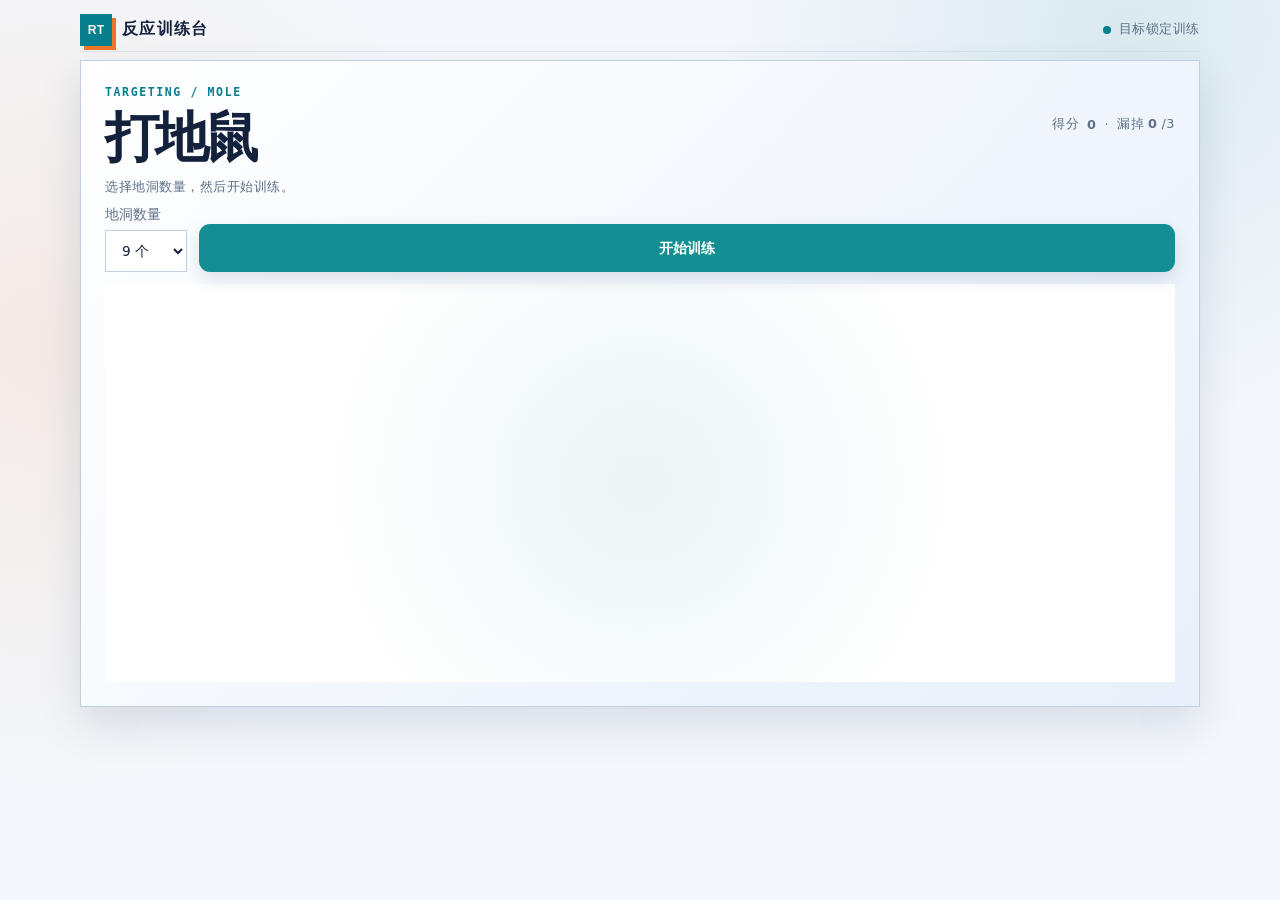
<file: reaction-training/games/whack-a-mole.html>
<!doctype html>
<html lang="zh-CN">
  <head>
    <meta charset="utf-8">
    <meta name="viewport" content="width=device-width, initial-scale=1">
    <meta name="description" content="快速点击出现的地鼠，训练专注与反应。">
    <title>打地鼠｜反应训练台</title>
    <link rel="stylesheet" href="../assets/styles.css">
    <style>
      .mole-field { position: relative; height: clamp(300px, calc(100svh - 326px), 398px); margin: 12px 0 0; overflow: hidden; background: radial-gradient(circle at center, rgba(8, 127, 140, .08), transparent 56%), var(--panel); }
      .mole-hole { position: absolute; width: 72px; height: 48px; border: 0; border-radius: 50%; background: #d9e4ec; box-shadow: inset 0 8px 0 rgba(93, 112, 135, .16), 0 0 0 2px var(--line); transform: translate(-50%, -50%); }
      .mole-hole--active { background: var(--signal); box-shadow: 0 0 0 5px rgba(238, 117, 38, .22), 0 0 18px rgba(238, 117, 38, .5); cursor: pointer; }
      .mole-hole--active::after { content: "●"; color: var(--paper); font-size: 1.4rem; }
      .mole-controls { margin-top: 10px; }
      .mole-miss-status { display: inline-flex; gap: 4px; color: inherit; transition: color 120ms ease; }
      .mole-miss-status.is-alert { color: #b42318; font-weight: 900; }
      .mole-feedback { min-height: 0; margin: 0; padding: 0 12px; overflow: hidden; color: #8d1d12; border: 0 solid #e5482d; background: #fff0ed; font-weight: 900; line-height: 0; opacity: 0; transform: translateY(-4px); transition: opacity 120ms ease, transform 120ms ease, padding 120ms ease, line-height 120ms ease, border-width 120ms ease; }
      .mole-feedback.is-visible { margin-top: 8px; padding-block: 8px; border-width: 2px; line-height: 1.35; opacity: 1; transform: translateY(0); box-shadow: 0 5px 0 rgba(180, 35, 24, .12); }
      .mole-field.is-missed { border-color: #e5482d; animation: miss-flash 260ms ease-out; }
      @keyframes miss-flash { 50% { box-shadow: inset 0 0 42px rgba(229, 72, 45, .2), 0 0 0 5px rgba(229, 72, 45, .18); } }
      @media (max-width: 760px) { .mole-field { height: auto; min-height: 360px; margin-top: 18px; } }
      @media (max-width: 480px) { .mole-hole { width: 48px; height: 36px; } }
    </style>
  </head>
  <body class="game-page">
    <main class="site-shell">
      <header class="topbar">
        <a class="brand" href="../index.html" aria-label="返回反应训练台首页">
          <span class="brand-mark" aria-hidden="true">RT</span>
          <span>反应训练台</span>
        </a>
        <p class="topbar-note"><span class="pulse-scale" aria-hidden="true"></span>目标锁定训练</p>
      </header>

      <section class="game-panel" aria-labelledby="mole-title">
        <div class="section-heading">
          <div>
            <p class="eyebrow">TARGETING / MOLE</p>
            <h1 id="mole-title" class="game-title">打地鼠</h1>
          </div>
          <p class="status-line">得分 <strong id="mole-score">0</strong> · <span id="mole-miss-status" class="mole-miss-status">漏掉 <strong id="mole-misses">0</strong>/3</span></p>
        </div>

        <p id="mole-live" class="status-line" role="status" aria-live="polite">选择地洞数量，然后开始训练。</p>
        <p id="mole-feedback" class="mole-feedback" role="status" aria-live="assertive"></p>

        <div class="game-controls mole-controls">
          <label for="mole-count">地洞数量
            <select id="mole-count" class="game-select">
              <option value="6">6 个</option>
              <option value="9" selected>9 个</option>
              <option value="12">12 个</option>
            </select>
          </label>
          <button id="mole-start" class="action-button action-button--mole" type="button">开始训练</button>
        </div>

        <p id="mole-instructions" class="sr-only">地鼠出现后会自动获得键盘焦点。按回车或空格键即可命中。</p>
        <div id="mole-field" class="mole-field" role="group" aria-label="打地鼠游戏区域" aria-describedby="mole-instructions"></div>
      </section>

      <section id="mole-result" class="result-panel" aria-labelledby="mole-result-title" hidden>
        <div>
          <p class="eyebrow">ROUND COMPLETE</p>
          <h2 id="mole-result-title">本局结束</h2>
        </div>
        <div>
          <p id="mole-result-copy" class="hero-copy"></p>
          <p id="mole-best-record" class="best-record" role="status" aria-live="polite"></p>
          <button id="mole-replay" class="action-button action-button--mole" type="button">再来一次</button>
        </div>
      </section>
    </main>

    <script src="../assets/common.js"></script>
    <script src="whack-a-mole-core.js"></script>
    <script src="whack-a-mole.js"></script>
  </body>
</html>
</file>
<file: reaction-training/assets/styles.css>
:root {
  --ink: #f4f7fb;
  --panel: #ffffff;
  --panel-raised: #e7f0fa;
  --line: #bfd0e1;
  --paper: #14213d;
  --muted: #5d7087;
  --signal: #ee7526;
  --signal-bright: #ff984d;
  --cyan: #087f8c;
  --shadow: rgba(38, 71, 105, 0.14);
  color-scheme: light;
}

* {
  box-sizing: border-box;
}

html {
  min-width: 320px;
  background: var(--ink);
}

body {
  min-height: 100svh;
  min-width: 320px;
  margin: 0;
  color: var(--paper);
  background:
    radial-gradient(circle at 88% 3%, rgba(8, 127, 140, 0.11), transparent 25rem),
    radial-gradient(circle at 4% 38%, rgba(238, 117, 38, 0.1), transparent 28rem),
    var(--ink);
  font-family: "Microsoft YaHei UI", "Noto Sans SC", system-ui, sans-serif;
}

a {
  color: inherit;
}

.site-shell {
  width: min(1120px, calc(100% - 40px));
  margin: 0 auto;
  padding: 12px 0 24px;
}

.topbar,
.section-heading,
.choice-row {
  display: flex;
  align-items: center;
  justify-content: space-between;
  gap: 20px;
}

.topbar {
  min-height: 52px;
  border-bottom: 1px solid rgba(157, 182, 207, 0.24);
}

.brand {
  display: inline-flex;
  align-items: center;
  gap: 10px;
  color: var(--paper);
  font-size: 0.98rem;
  font-weight: 750;
  letter-spacing: 0.08em;
  text-decoration: none;
}

.brand-mark {
  display: grid;
  width: 32px;
  height: 32px;
  place-items: center;
  color: var(--ink);
  background: var(--cyan);
  box-shadow: 4px 4px 0 var(--signal);
  font-family: "Arial Narrow", Impact, sans-serif;
  font-size: 0.76rem;
  letter-spacing: 0.02em;
}

.topbar-note,
.status-line {
  display: inline-flex;
  align-items: center;
  gap: 8px;
  margin: 0;
  color: var(--muted);
  font-size: 0.8rem;
  letter-spacing: 0.04em;
}

.pulse-scale {
  display: inline-block;
  width: 8px;
  height: 8px;
  border-radius: 50%;
  background: var(--cyan);
  box-shadow: 0 0 0 0 rgba(46, 232, 228, 0.55);
  animation: signal-pulse 1.8s ease-out infinite;
}

.hero {
  padding: clamp(34px, 7vw, 72px) 0 clamp(26px, 4vw, 42px);
  max-width: 720px;
}

.eyebrow,
.card-kicker {
  margin: 0 0 12px;
  color: var(--cyan);
  font-family: "Cascadia Mono", Consolas, monospace;
  font-size: 0.72rem;
  font-weight: 700;
  letter-spacing: 0.14em;
}

h1,
h2,
h3,
p {
  margin-top: 0;
}

h1,
h2,
h3 {
  color: var(--paper);
}

h1 {
  max-width: 690px;
  margin-bottom: 18px;
  font-size: clamp(2.35rem, 5.6vw, 4.6rem);
  font-weight: 850;
  letter-spacing: -0.07em;
  line-height: 0.98;
  text-wrap: balance;
}

h2 {
  margin-bottom: 0;
  font-size: clamp(1.3rem, 3vw, 1.8rem);
  letter-spacing: -0.03em;
}

.hero-copy {
  max-width: 460px;
  margin-bottom: 0;
  color: var(--muted);
  font-size: 1.04rem;
  line-height: 1.8;
}

.game-panel,
.result-panel {
  border: 1px solid var(--line);
  background: linear-gradient(135deg, rgba(255, 255, 255, 0.98), rgba(231, 240, 250, 0.98));
  box-shadow: 0 18px 40px var(--shadow);
}

.game-panel {
  padding: clamp(22px, 4vw, 40px);
}

.game-page .site-shell {
  padding-top: 8px;
}

.game-page .topbar {
  min-height: 44px;
}

.game-page .game-panel {
  padding: clamp(16px, 2.2vw, 24px);
}

.game-page .section-heading {
  margin-bottom: 12px;
}

.game-title {
  margin-bottom: 0;
  font-size: clamp(2rem, 4.6vw, 3.4rem);
}

.game-controls {
  display: flex;
  align-items: end;
  gap: 12px;
}

.game-controls label {
  display: grid;
  gap: 6px;
  color: var(--muted);
  font-size: 0.85rem;
}

.game-select {
  min-height: 42px;
  padding: 0 12px;
  color: var(--paper);
  border: 1px solid var(--line);
  background: var(--panel);
  font: inherit;
}

.game-surface {
  border: 1px solid var(--line);
  background: var(--panel);
}

.section-heading {
  margin-bottom: 25px;
}

.game-grid {
  display: grid;
  grid-template-columns: repeat(3, minmax(0, 1fr));
  border-top: 1px solid var(--line);
  border-left: 1px solid var(--line);
}

.game-card {
  position: relative;
  display: flex;
  min-height: 250px;
  flex-direction: column;
  padding: 28px;
  overflow: hidden;
  border-right: 1px solid var(--line);
  border-bottom: 1px solid var(--line);
  background: rgba(255, 255, 255, 0.62);
  transition: transform 180ms ease, background-color 180ms ease;
}

.game-card::after {
  position: absolute;
  right: -26px;
  bottom: -35px;
  width: 140px;
  height: 140px;
  border: 1px solid currentColor;
  border-radius: 50%;
  content: "";
  opacity: 0.25;
}

.game-card--needle { color: var(--signal); }
.game-card--mole { color: var(--cyan); }
.game-card--number { color: #aeb7ff; }

.game-card:hover {
  z-index: 1;
  background: rgba(231, 240, 250, 0.92);
  transform: translateY(-6px);
}

.card-index {
  margin-bottom: 34px;
  color: currentColor;
  font-family: "Arial Narrow", Impact, sans-serif;
  font-size: 0.77rem;
  letter-spacing: 0.16em;
}

.card-kicker {
  color: currentColor;
}

.game-card h3 {
  margin-bottom: 12px;
  font-size: 1.65rem;
  letter-spacing: -0.04em;
}

.game-card p:not(.card-kicker) {
  position: relative;
  z-index: 1;
  color: var(--muted);
  font-size: 0.92rem;
  line-height: 1.7;
}

.game-card .rule-line {
  margin-bottom: 22px;
}

.rule-line strong {
  color: var(--paper);
}

.action-button {
  position: relative;
  z-index: 1;
  display: grid;
  min-height: 48px;
  place-items: center;
  width: 100%;
  margin-top: auto;
  padding: 12px 20px;
  color: #fff;
  border: 1px solid transparent;
  border-radius: 11px;
  background: #e86f25;
  box-shadow: 0 7px 18px rgba(32, 67, 98, 0.14);
  cursor: pointer;
  font-size: 0.9rem;
  font-weight: 800;
  text-align: center;
  text-decoration: none;
  transition: background-color 160ms ease, box-shadow 160ms ease, transform 160ms ease;
}

.game-card--mole .action-button,
.action-button--mole { background: #138f94; }

.game-card--number .action-button,
.action-button--number { background: #6974ce; }

.action-button:disabled {
  cursor: not-allowed;
  opacity: 0.58;
  color: rgba(255, 255, 255, 0.82);
  background: #9ba8b3;
  box-shadow: none;
}

.action-button:not(:disabled):hover {
  background: #d85d16;
  box-shadow: 0 10px 22px rgba(32, 67, 98, 0.2);
  transform: translateY(-1px);
}

.game-card--mole .action-button:not(:disabled):hover,
.action-button--mole:not(:disabled):hover { background: #08787d; }

.game-card--number .action-button:not(:disabled):hover,
.action-button--number:not(:disabled):hover { background: #5862bd; }

.action-button:not(:disabled):active {
  box-shadow: 0 3px 9px rgba(32, 67, 98, 0.15);
  transform: translateY(1px);
}

.action-button:focus-visible {
  outline: 3px solid rgba(8, 127, 140, 0.42);
  outline-offset: 3px;
}

.result-panel {
  display: grid;
  grid-template-columns: minmax(170px, 0.7fr) 1.8fr;
  gap: 30px;
  margin-top: 24px;
  padding: 28px clamp(22px, 4vw, 40px);
}

.result-panel[hidden] {
  display: none !important;
}

.best-record {
  margin: 12px 0 18px;
  color: var(--muted);
  font-size: 0.88rem;
  line-height: 1.55;
}

.best-record.is-new {
  color: var(--cyan);
  font-weight: 800;
}

.choice-row {
  align-items: stretch;
  margin: 0;
  padding: 0;
  list-style: none;
}

.choice-row li {
  flex: 1;
  padding: 3px 18px;
  border-left: 2px solid var(--signal);
  color: var(--muted);
  font-size: 0.86rem;
  line-height: 1.65;
}

.choice-row li:nth-child(2) { border-left-color: var(--cyan); }
.choice-row li:nth-child(3) { border-left-color: #aeb7ff; }

:focus-visible {
  outline: 3px solid var(--cyan);
  outline-offset: 4px;
}

.sr-only {
  position: absolute;
  width: 1px;
  height: 1px;
  padding: 0;
  overflow: hidden;
  clip: rect(0, 0, 0, 0);
  white-space: nowrap;
  border: 0;
}

@keyframes signal-pulse {
  70%,
  100% { box-shadow: 0 0 0 9px rgba(46, 232, 228, 0); }
}

@media (min-width: 761px) {
  .game-page .site-shell {
    min-height: 100svh;
    padding-bottom: 12px;
  }

  .game-page .game-panel {
    margin-top: 8px;
  }
}

@media (max-width: 760px) {
  .site-shell {
    width: min(100% - 28px, 560px);
    padding-top: 12px;
  }

  .topbar-note { font-size: 0.72rem; }
  .game-grid { grid-template-columns: 1fr; }
  .game-card { min-height: 245px; }
  .result-panel { grid-template-columns: 1fr; gap: 22px; }
  .choice-row { flex-direction: column; gap: 15px; }
  .game-page .site-shell { min-height: auto; }
  .game-controls { align-items: stretch; flex-direction: column; }
}

@media (max-width: 460px) {
  .topbar { align-items: flex-start; padding-bottom: 12px; }
  .topbar-note { max-width: 96px; line-height: 1.45; }
  .game-panel { padding: 18px; }
  .section-heading { align-items: flex-start; flex-direction: column; gap: 8px; }
  .game-card { padding: 22px; }
  .result-panel { padding: 22px; }
}

@media (prefers-reduced-motion: reduce) {
  *,
  *::before,
  *::after {
    scroll-behavior: auto !important;
    animation-duration: 0.01ms !important;
    animation-iteration-count: 1 !important;
    transition-duration: 0.01ms !important;
  }
}
</file>
<file: poker-n-back/styles.css>
:root {
  color-scheme: light;
  --color-bg: #eef2e9;
  --color-bg-deep: #e5ebe3;
  --color-panel: #fbfcf9;
  --color-panel-soft: #f3f6f1;
  --color-text: #1f2d25;
  --color-muted: #65736a;
  --color-border: #d4ddd5;
  --color-primary: #356148;
  --color-primary-hover: #294e39;
  --color-primary-soft: #e4eee7;
  --color-success: #28704b;
  --color-success-soft: #e1f1e7;
  --color-error: #aa3540;
  --color-error-soft: #f8e6e7;
  --color-card: #fffefa;
  --color-card-ink: #20231f;
  --color-card-red: #b42f3a;
  --shadow-panel: 0 22px 60px rgba(39, 58, 45, 0.1);
  --shadow-card: 0 22px 48px rgba(30, 48, 36, 0.2);
  font-family: Inter, ui-sans-serif, system-ui, -apple-system, BlinkMacSystemFont, "Segoe UI", sans-serif;
  background: var(--color-bg);
  color: var(--color-text);
}

* {
  box-sizing: border-box;
}

html {
  min-height: 100%;
  background: var(--color-bg);
}

body {
  min-width: 320px;
  min-height: 100vh;
  margin: 0;
  background:
    radial-gradient(circle at 16% 8%, rgba(255, 255, 255, 0.75), transparent 28rem),
    linear-gradient(180deg, var(--color-bg), var(--color-bg-deep));
  color: var(--color-text);
}

button,
input {
  font: inherit;
}

button {
  color: inherit;
}

button,
a,
input {
  -webkit-tap-highlight-color: transparent;
}

button:focus-visible,
a:focus-visible,
input:focus-visible {
  outline: 3px solid color-mix(in srgb, var(--color-primary) 40%, transparent);
  outline-offset: 3px;
}

[hidden] {
  display: none !important;
}

.page-shell {
  width: min(100% - 32px, 920px);
  margin: 0 auto;
  padding: max(22px, env(safe-area-inset-top)) 0 max(44px, env(safe-area-inset-bottom));
}

.site-header {
  display: flex;
  align-items: center;
  justify-content: space-between;
  gap: 16px;
  margin-bottom: clamp(42px, 8vw, 78px);
}

.brand {
  display: inline-flex;
  align-items: center;
  gap: 12px;
  color: var(--color-text);
  text-decoration: none;
}

.brand-mark {
  display: grid;
  width: 42px;
  height: 42px;
  place-items: center;
  border-radius: 13px;
  background: var(--color-primary);
  color: white;
  font-family: Georgia, serif;
  font-size: 24px;
  box-shadow: 0 8px 20px rgba(53, 97, 72, 0.2);
}

.brand strong,
.brand small {
  display: block;
}

.brand strong {
  font-size: 15px;
  letter-spacing: 0.01em;
}

.brand small {
  margin-top: 2px;
  color: var(--color-muted);
  font-size: 12px;
}

.header-note {
  color: var(--color-muted);
  font-size: 13px;
}

.view {
  width: 100%;
}

.setup-view {
  max-width: 680px;
  margin: 0 auto;
}

.intro-block {
  margin-bottom: 28px;
  text-align: center;
}

.eyebrow,
.meta-label {
  margin: 0;
  color: var(--color-muted);
  font-size: 12px;
  font-weight: 700;
  letter-spacing: 0.13em;
  text-transform: uppercase;
}

h1,
h2,
p {
  margin-top: 0;
}

h1 {
  margin-bottom: 12px;
  font-size: clamp(32px, 6vw, 48px);
  line-height: 1.12;
  letter-spacing: -0.035em;
}

.intro-copy {
  max-width: 540px;
  margin: 0 auto;
  color: var(--color-muted);
  font-size: 16px;
  line-height: 1.7;
}

.panel {
  border: 1px solid var(--color-border);
  border-radius: 22px;
  background: color-mix(in srgb, var(--color-panel) 96%, transparent);
  box-shadow: var(--shadow-panel);
}

.setup-panel {
  padding: clamp(24px, 5vw, 38px);
}

.field-grid {
  display: grid;
  grid-template-columns: repeat(2, minmax(0, 1fr));
  gap: 18px;
}

.field label {
  display: block;
  margin-bottom: 8px;
  color: var(--color-muted);
  font-size: 13px;
  font-weight: 650;
}

.field input {
  width: 100%;
  min-height: 48px;
  border: 1px solid var(--color-border);
  border-radius: 11px;
  background: var(--color-panel-soft);
  color: var(--color-text);
  padding: 9px 13px;
  font-size: 17px;
  font-variant-numeric: tabular-nums;
  transition: border-color 160ms ease, box-shadow 160ms ease;
}

.field input:hover,
.field input:focus {
  border-color: var(--color-primary);
}

.field input[aria-invalid="true"] {
  border-color: var(--color-error);
}

.field-error {
  min-height: 18px;
  margin: 6px 0 0;
  color: var(--color-error);
  font-size: 12px;
  line-height: 1.4;
}

.rules-summary {
  display: flex;
  align-items: center;
  gap: 12px;
  margin: 14px 0 18px;
  border-radius: 13px;
  background: var(--color-primary-soft);
  padding: 13px 15px;
  color: var(--color-muted);
  font-size: 13px;
}

.rules-summary p {
  margin: 0;
}

.rules-summary strong {
  color: var(--color-primary);
}

.rules-icon {
  color: var(--color-primary);
  font-size: 22px;
}

.rule-legend {
  display: grid;
  grid-template-columns: repeat(3, 1fr);
  gap: 8px;
  margin-bottom: 24px;
  color: var(--color-muted);
  font-size: 12px;
  text-align: center;
}

kbd {
  display: inline-grid;
  min-width: 25px;
  height: 25px;
  margin-right: 4px;
  place-items: center;
  border: 1px solid var(--color-border);
  border-radius: 6px;
  background: var(--color-panel-soft);
  box-shadow: 0 2px 0 var(--color-border);
  color: var(--color-text);
  font: 700 12px/1 ui-monospace, SFMono-Regular, Consolas, monospace;
}

.primary-button,
.secondary-button {
  min-height: 48px;
  border-radius: 11px;
  padding: 11px 20px;
  border: 1px solid transparent;
  cursor: pointer;
  font-weight: 700;
  transition: transform 160ms ease, background 160ms ease, border-color 160ms ease;
}

.primary-button {
  width: 100%;
  background: var(--color-primary);
  color: white;
}

.primary-button:hover {
  background: var(--color-primary-hover);
  transform: translateY(-1px);
}

.primary-button.compact {
  width: auto;
}

.secondary-button {
  background: transparent;
  border-color: var(--color-border);
  color: var(--color-text);
}

.secondary-button:hover {
  border-color: var(--color-primary);
  background: var(--color-primary-soft);
}

.play-view {
  max-width: 720px;
  margin: 0 auto;
}

.play-header {
  display: flex;
  align-items: flex-end;
  justify-content: space-between;
  gap: 20px;
  margin-bottom: 12px;
}

.progress-copy,
.timer-copy p {
  margin: 4px 0 0;
  font-size: 22px;
  font-variant-numeric: tabular-nums;
}

.progress-copy span {
  color: var(--color-muted);
  font-size: 14px;
}

.timer-copy {
  text-align: right;
}

.timer-track {
  height: 6px;
  overflow: hidden;
  border-radius: 99px;
  background: var(--color-border);
}

.timer-bar {
  width: 100%;
  height: 100%;
  border-radius: inherit;
  background: var(--color-primary);
  transform-origin: left center;
  transition: transform 80ms linear, background 180ms ease;
}

.timer-bar.urgent {
  background: var(--color-error);
}

.stage-copy {
  min-height: 67px;
  margin-top: 18px;
  text-align: center;
}

.stage-badge {
  display: inline-block;
  border-radius: 99px;
  background: var(--color-primary-soft);
  padding: 5px 11px;
  color: var(--color-primary);
  font-size: 12px;
  font-weight: 750;
}

.stage-copy p {
  margin: 8px 0 0;
  color: var(--color-muted);
  font-size: 13px;
}

.card-stage {
  display: grid;
  min-height: 292px;
  place-items: center;
  perspective: 900px;
}

.playing-card {
  position: relative;
  width: 174px;
  height: 244px;
  overflow: hidden;
  border: 1px solid #deddd5;
  border-radius: 16px;
  background:
    linear-gradient(135deg, rgba(255,255,255,.75), transparent 45%),
    var(--color-card);
  box-shadow: var(--shadow-card);
  color: var(--color-card-ink);
  font-family: Georgia, "Times New Roman", serif;
  animation: card-in 260ms ease-out;
}

.playing-card.red {
  color: var(--color-card-red);
}

.card-corner {
  position: absolute;
  top: 15px;
  left: 16px;
  display: flex;
  flex-direction: column;
  align-items: center;
  font-size: 29px;
  font-weight: 700;
  line-height: 0.9;
}

.card-corner span + span {
  margin-top: 6px;
  font-size: 23px;
}

.card-corner-bottom {
  inset: auto 16px 15px auto;
  transform: rotate(180deg);
}

.card-suit-large {
  position: absolute;
  inset: 50% auto auto 50%;
  transform: translate(-50%, -50%);
  font-size: 84px;
  line-height: 1;
}

.feedback {
  display: grid;
  min-height: 48px;
  margin: 4px auto 14px;
  place-items: center;
  border-radius: 11px;
  color: var(--color-muted);
  font-size: 14px;
  font-weight: 650;
  text-align: center;
}

.feedback.success {
  background: var(--color-success-soft);
  color: var(--color-success);
}

.feedback.error {
  background: var(--color-error-soft);
  color: var(--color-error);
}

.answer-grid {
  display: grid;
  grid-template-columns: repeat(3, 1fr);
  gap: 10px;
}

.answer-button {
  display: flex;
  min-height: 58px;
  align-items: center;
  justify-content: center;
  gap: 7px;
  border: 1px solid var(--color-border);
  border-radius: 12px;
  background: var(--color-panel);
  cursor: pointer;
  font-weight: 650;
  transition: transform 150ms ease, border-color 150ms ease, background 150ms ease;
}

.answer-button:not(:disabled):hover {
  border-color: var(--color-primary);
  background: var(--color-primary-soft);
  transform: translateY(-1px);
}

.answer-button:disabled {
  cursor: not-allowed;
  opacity: 0.52;
}

.keyboard-hint {
  margin: 12px 0 0;
  color: var(--color-muted);
  font-size: 12px;
  text-align: center;
}

.results-heading {
  display: flex;
  align-items: flex-end;
  justify-content: space-between;
  gap: 24px;
  margin-bottom: 22px;
}

.results-heading h1 {
  margin: 6px 0 0;
  font-size: clamp(30px, 5vw, 42px);
}

.result-actions {
  display: flex;
  gap: 10px;
}

.score-panel {
  display: flex;
  align-items: center;
  justify-content: space-between;
  margin-bottom: 18px;
  padding: 28px 32px;
}

.accuracy-value {
  margin: 5px 0 1px;
  color: var(--color-primary);
  font-size: clamp(46px, 8vw, 68px);
  font-weight: 780;
  letter-spacing: -0.06em;
  line-height: 1;
}

.score-detail {
  margin: 8px 0 0;
  color: var(--color-muted);
  font-size: 14px;
}

.score-ring {
  display: grid;
  width: 76px;
  height: 76px;
  place-items: center;
  border: 8px solid var(--color-primary-soft);
  border-radius: 50%;
  color: var(--color-success);
  font-size: 26px;
}

.records-panel {
  padding: 26px 28px 18px;
}

.records-heading h2 {
  margin-bottom: 5px;
  font-size: 20px;
}

.records-heading p {
  margin-bottom: 18px;
  color: var(--color-muted);
  font-size: 13px;
}

.table-scroll {
  overflow-x: auto;
  overscroll-behavior-inline: contain;
}

table {
  width: 100%;
  min-width: 700px;
  border-collapse: collapse;
  font-size: 13px;
  text-align: left;
}

th,
td {
  border-top: 1px solid var(--color-border);
  padding: 13px 10px;
  white-space: nowrap;
}

th {
  color: var(--color-muted);
  font-size: 11px;
  letter-spacing: 0.05em;
  text-transform: uppercase;
}

.card-text.red {
  color: var(--color-card-red);
}

.result-pill {
  display: inline-flex;
  border-radius: 99px;
  padding: 4px 9px;
  font-size: 12px;
  font-weight: 700;
}

.result-pill.correct,
.result-pill.memory {
  background: var(--color-success-soft);
  color: var(--color-success);
}

.result-pill.wrong,
.result-pill.timeout {
  background: var(--color-error-soft);
  color: var(--color-error);
}

.visually-hidden {
  position: absolute !important;
  width: 1px !important;
  height: 1px !important;
  overflow: hidden !important;
  clip: rect(0, 0, 0, 0) !important;
  white-space: nowrap !important;
  clip-path: inset(50%) !important;
}

@keyframes card-in {
  from {
    opacity: 0;
    transform: translateY(10px) rotateX(-5deg);
  }
  to {
    opacity: 1;
    transform: translateY(0) rotateX(0);
  }
}

@media (prefers-color-scheme: dark) {
  :root {
    color-scheme: dark;
    --color-bg: #121a15;
    --color-bg-deep: #0c120e;
    --color-panel: #1a251e;
    --color-panel-soft: #202e25;
    --color-text: #edf4ee;
    --color-muted: #a5b4aa;
    --color-border: #34443a;
    --color-primary: #82b998;
    --color-primary-hover: #9ac9aa;
    --color-primary-soft: #233c2d;
    --color-success: #8dd5aa;
    --color-success-soft: #183626;
    --color-error: #ff9ca4;
    --color-error-soft: #452228;
    --shadow-panel: 0 22px 60px rgba(0, 0, 0, 0.25);
    --shadow-card: 0 22px 52px rgba(0, 0, 0, 0.46);
  }

  body {
    background:
      radial-gradient(circle at 16% 8%, rgba(86, 127, 100, 0.12), transparent 28rem),
      linear-gradient(180deg, var(--color-bg), var(--color-bg-deep));
  }

  .brand-mark,
  .primary-button {
    color: #102016;
  }

  .playing-card {
    color-scheme: light;
  }
}

@media (max-width: 720px) {
  .page-shell {
    width: min(100% - 22px, 920px);
  }

  .site-header {
    margin-bottom: 42px;
  }

  .header-note {
    display: none;
  }

  .field-grid,
  .rule-legend {
    grid-template-columns: 1fr;
  }

  .rule-legend {
    text-align: left;
  }

  .answer-grid {
    gap: 8px;
  }

  .answer-button {
    min-height: 66px;
    flex-direction: column;
    gap: 6px;
    font-size: 12px;
  }

  .answer-button kbd {
    margin: 0;
  }

  .results-heading {
    align-items: stretch;
    flex-direction: column;
  }

  .result-actions > * {
    flex: 1;
  }

  .score-panel,
  .records-panel {
    padding-right: 20px;
    padding-left: 20px;
  }
}

@media (max-width: 430px) {
  .brand strong {
    font-size: 13px;
  }

  .brand small {
    font-size: 11px;
  }

  .brand-mark {
    width: 38px;
    height: 38px;
  }

  .setup-panel {
    padding: 22px 18px;
  }

  .card-stage {
    min-height: 274px;
  }

  .playing-card {
    width: 164px;
    height: 230px;
  }

  .score-ring {
    width: 62px;
    height: 62px;
  }
}

@media (prefers-reduced-motion: reduce) {
  *,
  *::before,
  *::after {
    scroll-behavior: auto !important;
    animation-duration: 0.01ms !important;
    animation-iteration-count: 1 !important;
    transition-duration: 0.01ms !important;
  }
}
</file>
